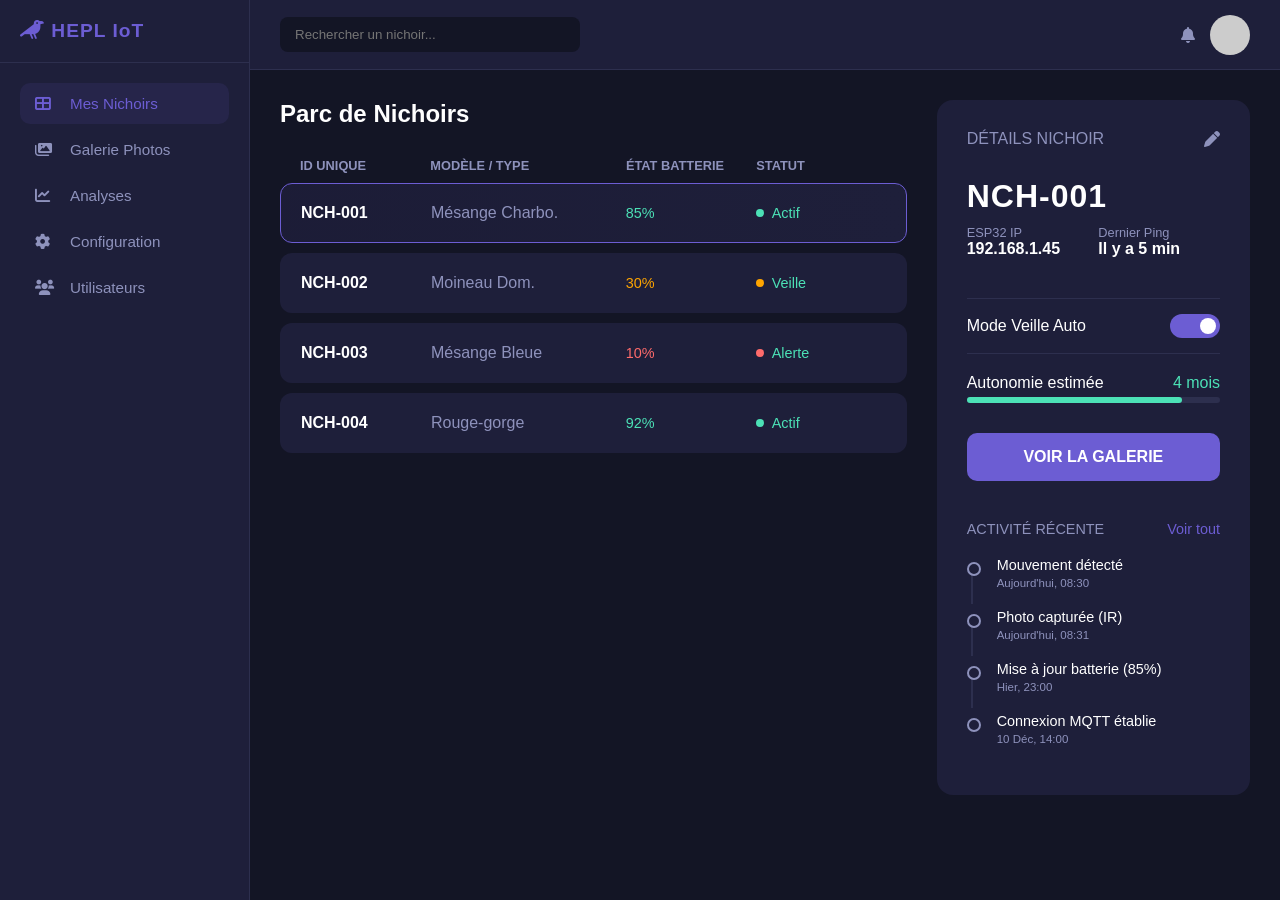
<file: Examen_IOT/RaspberryPi/TestWeb/v0.1/index.html>
<!DOCTYPE html>
<html lang="fr">
<head>
    <meta charset="UTF-8">
    <meta name="viewport" content="width=device-width, initial-scale=1.0">
    <title>BirdHouse IoT - Dashboard</title>
    <link href="https://cdnjs.cloudflare.com/ajax/libs/font-awesome/6.0.0/css/all.min.css" rel="stylesheet">
    <style>
        /* --- VARIABLES & COULEURS (Inspiré de ton image) --- */
        :root {
            --bg-dark: #131525;       /* Fond principal très sombre */
            --bg-panel: #1e1f3a;      /* Fond des panneaux/cartes */
            --bg-header: #272948;     /* Fond des en-têtes de liste */
            --accent: #6c5dd3;        /* Le violet caractéristique de l'image */
            --accent-hover: #5a4cb5;
            --text-main: #ffffff;
            --text-muted: #8e92bc;    /* Gris bleuté pour le texte secondaire */
            --success: #4ce1b6;       /* Vert cyan pour "actif" */
            --danger: #ff6b6b;        /* Rouge pour alertes */
            --border: #2d2f4e;
        }

        * { box-sizing: border-box; margin: 0; padding: 0; font-family: 'Segoe UI', Inter, sans-serif; }

        body {
            background-color: var(--bg-dark);
            color: var(--text-main);
            height: 100vh;
            overflow: hidden; /* Pour que ça ressemble à une app native */
            display: flex;
        }

        /* --- 1. SIDEBAR (GAUCHE) --- */
        .sidebar {
            width: 250px;
            background-color: var(--bg-panel);
            display: flex;
            flex-direction: column;
            border-right: 1px solid var(--border);
        }

        .logo {
            padding: 20px;
            font-size: 1.2rem;
            font-weight: bold;
            color: var(--accent);
            letter-spacing: 1px;
            border-bottom: 1px solid var(--border);
        }

        .nav-links { list-style: none; padding-top: 20px; }
        .nav-links li { padding: 0 20px; margin-bottom: 5px; }
        
        .nav-links a {
            display: flex;
            align-items: center;
            color: var(--text-muted);
            text-decoration: none;
            padding: 12px 15px;
            border-radius: 10px;
            transition: 0.3s;
            font-size: 0.95rem;
        }

        .nav-links a:hover, .nav-links a.active {
            background-color: rgba(108, 93, 211, 0.1); /* Violet transparent */
            color: var(--text-main);
        }
        .nav-links a.active { color: var(--accent); }
        .nav-links i { margin-right: 15px; width: 20px; }

        /* --- 2. MAIN CONTENT (CENTRE) --- */
        .main-content {
            flex: 1;
            display: flex;
            flex-direction: column;
        }

        /* Top Bar */
        .top-bar {
            height: 70px;
            background-color: var(--bg-panel); /* Ou violet comme sur l'image si tu préfères */
            border-bottom: 1px solid var(--border);
            display: flex;
            align-items: center;
            justify-content: space-between;
            padding: 0 30px;
        }
        .search-bar {
            background: var(--bg-dark);
            border: none;
            padding: 10px 15px;
            border-radius: 8px;
            color: white;
            width: 300px;
        }

        /* Dashboard Grid Container */
        .dashboard-container {
            flex: 1;
            padding: 30px;
            display: grid;
            grid-template-columns: 2fr 1fr; /* 2/3 Liste, 1/3 Détails */
            gap: 30px;
            overflow-y: auto;
        }

        /* --- LISTE DES NICHOIRS (Inspiré de "My Products") --- */
        .list-section h2 { margin-bottom: 20px; font-size: 1.5rem; }

        .birdhouse-list {
            display: flex;
            flex-direction: column;
            gap: 10px;
        }

        /* En-têtes de colonnes */
        .list-header {
            display: grid;
            grid-template-columns: 1fr 1.5fr 1fr 1fr;
            padding: 10px 20px;
            color: var(--text-muted);
            font-size: 0.8rem;
            text-transform: uppercase;
            font-weight: bold;
        }

        /* Ligne Nichoir */
        .list-item {
            display: grid;
            grid-template-columns: 1fr 1.5fr 1fr 1fr;
            background-color: var(--bg-panel);
            padding: 20px;
            border-radius: 12px;
            align-items: center;
            cursor: pointer;
            transition: transform 0.2s, box-shadow 0.2s;
            border: 1px solid transparent;
        }

        .list-item:hover {
            transform: translateY(-2px);
            box-shadow: 0 5px 15px rgba(0,0,0,0.2);
        }

        /* L'élément sélectionné (comme le violet sur ton image) */
        .list-item.selected {
            border: 1px solid var(--accent);
            background: linear-gradient(90deg, rgba(108,93,211,0.1) 0%, rgba(30,31,58,1) 100%);
        }

        .badge-status {
            display: inline-flex;
            align-items: center;
            color: var(--success);
            font-size: 0.9rem;
        }
        .dot { height: 8px; width: 8px; background-color: var(--success); border-radius: 50%; margin-right: 8px; }
        .dot.red { background-color: var(--danger); }
        .dot.orange { background-color: orange; }

        /* --- 3. PANNEAU DE DROITE (Détails & Activité) --- */
        .details-panel {
            background-color: var(--bg-panel);
            border-radius: 16px;
            padding: 30px;
            display: flex;
            flex-direction: column;
            height: fit-content;
        }

        .panel-header {
            display: flex;
            justify-content: space-between;
            align-items: center;
            margin-bottom: 30px;
        }
        .user-avatar { width: 40px; height: 40px; border-radius: 50%; background: #ccc; }

        .big-id {
            font-size: 2rem;
            font-weight: bold;
            margin-bottom: 10px;
            letter-spacing: 1px;
        }

        .control-row {
            display: flex;
            justify-content: space-between;
            align-items: center;
            margin: 20px 0;
            padding: 15px 0;
            border-top: 1px solid var(--border);
            border-bottom: 1px solid var(--border);
        }

        /* Toggle Switch (pour le mode veille/IR) */
        .switch {
            position: relative;
            display: inline-block;
            width: 50px;
            height: 24px;
        }
        .switch input { opacity: 0; width: 0; height: 0; }
        .slider {
            position: absolute;
            cursor: pointer;
            top: 0; left: 0; right: 0; bottom: 0;
            background-color: #ccc;
            transition: .4s;
            border-radius: 34px;
        }
        .slider:before {
            position: absolute;
            content: "";
            height: 16px; width: 16px;
            left: 4px; bottom: 4px;
            background-color: white;
            transition: .4s;
            border-radius: 50%;
        }
        input:checked + .slider { background-color: var(--accent); }
        input:checked + .slider:before { transform: translateX(26px); }

        .btn-action {
            background-color: var(--accent);
            color: white;
            border: none;
            width: 100%;
            padding: 15px;
            border-radius: 10px;
            font-weight: bold;
            font-size: 1rem;
            cursor: pointer;
            margin-top: 10px;
            transition: 0.3s;
        }
        .btn-action:hover { background-color: var(--accent-hover); }

        /* Activity Feed (Timeline verticale) */
        .activity-section { margin-top: 40px; }
        .activity-header { display: flex; justify-content: space-between; color: var(--text-muted); margin-bottom: 20px; font-size: 0.9rem; }
        
        .activity-list { list-style: none; }
        .activity-item {
            position: relative;
            padding-left: 30px;
            margin-bottom: 20px;
            font-size: 0.9rem;
        }
        .activity-item::before {
            content: '';
            position: absolute;
            left: 0; top: 5px;
            width: 10px; height: 10px;
            background: var(--bg-panel);
            border: 2px solid var(--text-muted);
            border-radius: 50%;
            z-index: 2;
        }
        .activity-item::after {
            content: '';
            position: absolute;
            left: 4px; top: 15px;
            width: 2px; height: 100%;
            background: #2d2f4e;
            z-index: 1;
        }
        .activity-item:last-child::after { display: none; }
        
        .activity-time { font-size: 0.8em; color: var(--text-muted); display: block; margin-top: 4px; }

    </style>
</head>
<body>

    <nav class="sidebar">
        <div class="logo"><i class="fas fa-crow"></i> HEPL IoT</div>
        <ul class="nav-links">
            <li><a href="#" class="active"><i class="fas fa-th-large"></i> Mes Nichoirs</a></li>
            <li><a href="#"><i class="fas fa-images"></i> Galerie Photos</a></li>
            <li><a href="#"><i class="fas fa-chart-line"></i> Analyses</a></li>
            <li><a href="#"><i class="fas fa-cog"></i> Configuration</a></li>
            <li><a href="#"><i class="fas fa-users"></i> Utilisateurs</a></li>
        </ul>
    </nav>

    <main class="main-content">
        <header class="top-bar">
            <input type="text" class="search-bar" placeholder="Rechercher un nichoir...">
            <div style="display: flex; gap: 15px; align-items: center;">
                <i class="fas fa-bell" style="color: var(--text-muted);"></i>
                <div class="user-avatar"></div> </div>
        </header>

        <div class="dashboard-container">
            
            <section class="list-section">
                <h2>Parc de Nichoirs</h2>
                
                <div class="list-header">
                    <span>ID Unique</span>
                    <span>Modèle / Type</span>
                    <span>État Batterie</span>
                    <span>Statut</span>
                </div>

                <div class="birdhouse-list">
                    <div class="list-item selected">
                        <span style="font-weight: bold;">NCH-001</span>
                        <span style="color: var(--text-muted);">Mésange Charbo.</span>
                        <span class="badge-status">
                             85%
                        </span>
                        <span class="badge-status"><div class="dot"></div> Actif</span>
                    </div>

                    <div class="list-item">
                        <span style="font-weight: bold;">NCH-002</span>
                        <span style="color: var(--text-muted);">Moineau Dom.</span>
                        <span class="badge-status" style="color: orange;">
                             30%
                        </span>
                        <span class="badge-status"><div class="dot orange"></div> Veille</span>
                    </div>

                    <div class="list-item">
                        <span style="font-weight: bold;">NCH-003</span>
                        <span style="color: var(--text-muted);">Mésange Bleue</span>
                        <span class="badge-status" style="color: var(--danger);">
                             10%
                        </span>
                        <span class="badge-status"><div class="dot red"></div> Alerte</span>
                    </div>
                    
                    <div class="list-item">
                        <span style="font-weight: bold;">NCH-004</span>
                        <span style="color: var(--text-muted);">Rouge-gorge</span>
                        <span class="badge-status">
                             92%
                        </span>
                        <span class="badge-status"><div class="dot"></div> Actif</span>
                    </div>
                </div>
            </section>

            <aside class="details-panel">
                <div class="panel-header">
                    <span style="color: var(--text-muted);">DÉTAILS NICHOIR</span>
                    <i class="fas fa-pen" style="color: var(--text-muted); cursor: pointer;"></i>
                </div>

                <div class="big-id">NCH-001</div>
                
                <div style="display: grid; grid-template-columns: 1fr 1fr; gap: 10px; margin-bottom: 20px;">
                    <div>
                        <div style="font-size: 0.8em; color: var(--text-muted);">ESP32 IP</div>
                        <div style="font-weight: bold;">192.168.1.45</div>
                    </div>
                    <div>
                        <div style="font-size: 0.8em; color: var(--text-muted);">Dernier Ping</div>
                        <div style="font-weight: bold;">Il y a 5 min</div>
                    </div>
                </div>

                <div class="control-row">
                    <span>Mode Veille Auto</span>
                    <label class="switch">
                        <input type="checkbox" checked>
                        <span class="slider"></span>
                    </label>
                </div>
                
                <div style="margin-bottom: 20px;">
                    <div style="display: flex; justify-content: space-between; margin-bottom: 5px;">
                        <span>Autonomie estimée</span>
                        <span style="color: var(--success);">4 mois</span>
                    </div>
                    <div style="background: #2d2f4e; height: 6px; border-radius: 3px;">
                        <div style="width: 85%; height: 100%; background: var(--success); border-radius: 3px;"></div>
                    </div>
                </div>

                <button class="btn-action">VOIR LA GALERIE</button>

                <div class="activity-section">
                    <div class="activity-header">
                        <span>ACTIVITÉ RÉCENTE</span>
                        <a href="#" style="color: var(--accent); text-decoration: none;">Voir tout</a>
                    </div>
                    <ul class="activity-list">
                        <li class="activity-item">
                            <div>Mouvement détecté</div>
                            <span class="activity-time">Aujourd'hui, 08:30</span>
                        </li>
                        <li class="activity-item">
                            <div>Photo capturée (IR)</div>
                            <span class="activity-time">Aujourd'hui, 08:31</span>
                        </li>
                        <li class="activity-item">
                            <div>Mise à jour batterie (85%)</div>
                            <span class="activity-time">Hier, 23:00</span>
                        </li>
                         <li class="activity-item">
                            <div>Connexion MQTT établie</div>
                            <span class="activity-time">10 Déc, 14:00</span>
                        </li>
                    </ul>
                </div>
            </aside>

        </div>
    </main>
</body>
</html>
</file>
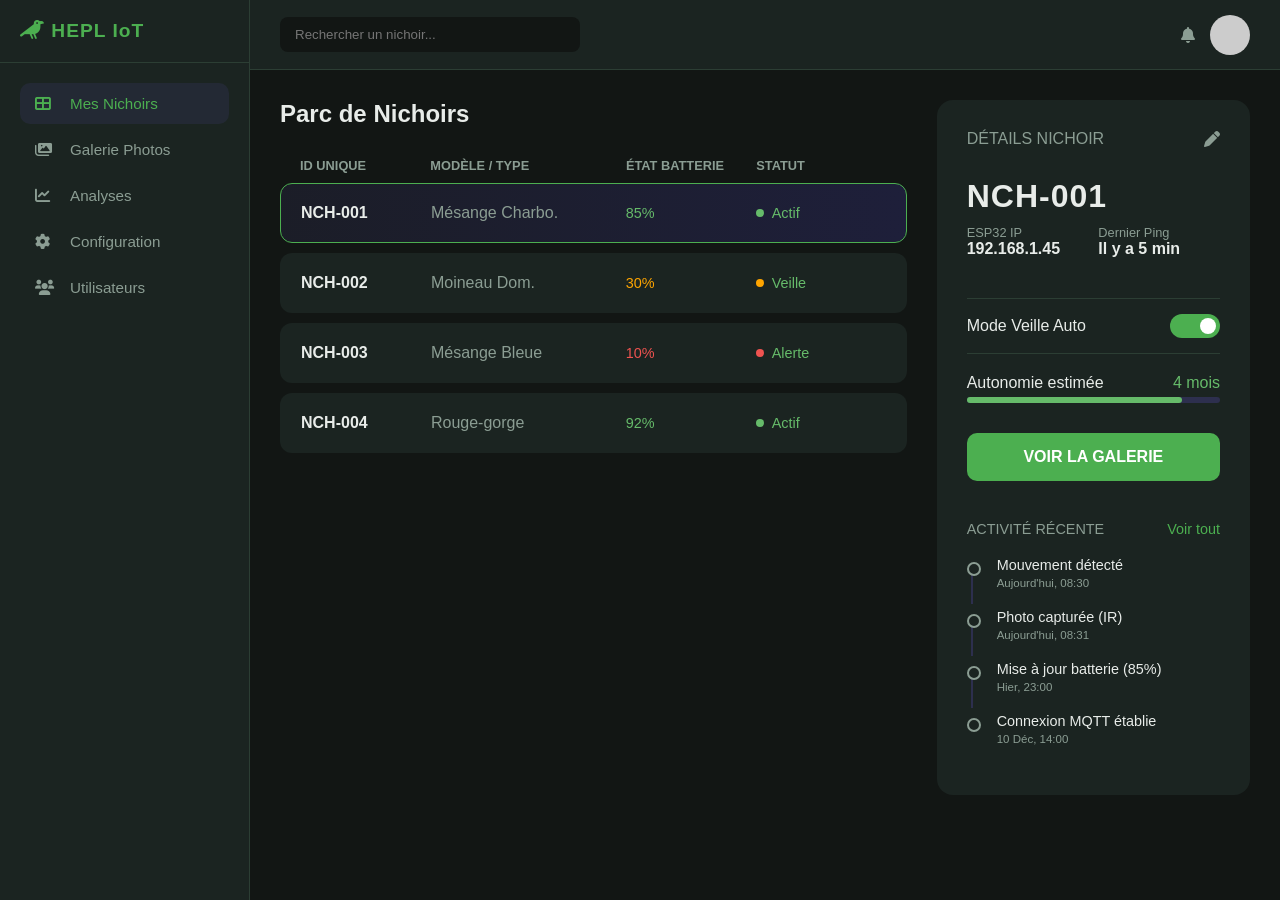
<file: Examen_IOT/RaspberryPi/TestWeb/v0.2/index.html>
<!DOCTYPE html>
<html lang="fr">
<head>
    <meta charset="UTF-8">
    <meta name="viewport" content="width=device-width, initial-scale=1.0">
    <title>BirdHouse IoT - Dashboard</title>
    <link href="https://cdnjs.cloudflare.com/ajax/libs/font-awesome/6.0.0/css/all.min.css" rel="stylesheet">
    <style>
        /* --- VARIABLES & COULEURS (Inspiré de ton image) --- */
        :root {
    /* Fond très sombre légèrement vert */
    --bg-dark: #121614;       
    /* Panneaux gris-vert foncé */
    --bg-panel: #1b2421;      
    /* Accents : Vert menthe/sauge (moderne) */
    --accent: #4CAF50;        
    --accent-hover: #45a049;
    
    --text-main: #e8ece9;
    --text-muted: #8b9d93;    
    
    --success: #66bb6a;       
    --danger: #ef5350;        
    --border: #2c3e34;
}

        * { box-sizing: border-box; margin: 0; padding: 0; font-family: 'Segoe UI', Inter, sans-serif; }

        body {
            background-color: var(--bg-dark);
            color: var(--text-main);
            height: 100vh;
            overflow: hidden; /* Pour que ça ressemble à une app native */
            display: flex;
        }

        /* --- 1. SIDEBAR (GAUCHE) --- */
        .sidebar {
            width: 250px;
            background-color: var(--bg-panel);
            display: flex;
            flex-direction: column;
            border-right: 1px solid var(--border);
        }

        .logo {
            padding: 20px;
            font-size: 1.2rem;
            font-weight: bold;
            color: var(--accent);
            letter-spacing: 1px;
            border-bottom: 1px solid var(--border);
        }

        .nav-links { list-style: none; padding-top: 20px; }
        .nav-links li { padding: 0 20px; margin-bottom: 5px; }
        
        .nav-links a {
            display: flex;
            align-items: center;
            color: var(--text-muted);
            text-decoration: none;
            padding: 12px 15px;
            border-radius: 10px;
            transition: 0.3s;
            font-size: 0.95rem;
        }

        .nav-links a:hover, .nav-links a.active {
            background-color: rgba(108, 93, 211, 0.1); /* Violet transparent */
            color: var(--text-main);
        }
        .nav-links a.active { color: var(--accent); }
        .nav-links i { margin-right: 15px; width: 20px; }

        /* --- 2. MAIN CONTENT (CENTRE) --- */
        .main-content {
            flex: 1;
            display: flex;
            flex-direction: column;
        }

        /* Top Bar */
        .top-bar {
            height: 70px;
            background-color: var(--bg-panel); /* Ou violet comme sur l'image si tu préfères */
            border-bottom: 1px solid var(--border);
            display: flex;
            align-items: center;
            justify-content: space-between;
            padding: 0 30px;
        }
        .search-bar {
            background: var(--bg-dark);
            border: none;
            padding: 10px 15px;
            border-radius: 8px;
            color: white;
            width: 300px;
        }

        /* Dashboard Grid Container */
        .dashboard-container {
            flex: 1;
            padding: 30px;
            display: grid;
            grid-template-columns: 2fr 1fr; /* 2/3 Liste, 1/3 Détails */
            gap: 30px;
            overflow-y: auto;
        }

        /* --- LISTE DES NICHOIRS (Inspiré de "My Products") --- */
        .list-section h2 { margin-bottom: 20px; font-size: 1.5rem; }

        .birdhouse-list {
            display: flex;
            flex-direction: column;
            gap: 10px;
        }

        /* En-têtes de colonnes */
        .list-header {
            display: grid;
            grid-template-columns: 1fr 1.5fr 1fr 1fr;
            padding: 10px 20px;
            color: var(--text-muted);
            font-size: 0.8rem;
            text-transform: uppercase;
            font-weight: bold;
        }

        /* Ligne Nichoir */
        .list-item {
            display: grid;
            grid-template-columns: 1fr 1.5fr 1fr 1fr;
            background-color: var(--bg-panel);
            padding: 20px;
            border-radius: 12px;
            align-items: center;
            cursor: pointer;
            transition: transform 0.2s, box-shadow 0.2s;
            border: 1px solid transparent;
        }

        .list-item:hover {
            transform: translateY(-2px);
            box-shadow: 0 5px 15px rgba(0,0,0,0.2);
        }

        /* L'élément sélectionné (comme le violet sur ton image) */
        .list-item.selected {
            border: 1px solid var(--accent);
            background: linear-gradient(90deg, rgba(108,93,211,0.1) 0%, rgba(30,31,58,1) 100%);
        }

        .badge-status {
            display: inline-flex;
            align-items: center;
            color: var(--success);
            font-size: 0.9rem;
        }
        .dot { height: 8px; width: 8px; background-color: var(--success); border-radius: 50%; margin-right: 8px; }
        .dot.red { background-color: var(--danger); }
        .dot.orange { background-color: orange; }

        /* --- 3. PANNEAU DE DROITE (Détails & Activité) --- */
        .details-panel {
            background-color: var(--bg-panel);
            border-radius: 16px;
            padding: 30px;
            display: flex;
            flex-direction: column;
            height: fit-content;
        }

        .panel-header {
            display: flex;
            justify-content: space-between;
            align-items: center;
            margin-bottom: 30px;
        }
        .user-avatar { width: 40px; height: 40px; border-radius: 50%; background: #ccc; }

        .big-id {
            font-size: 2rem;
            font-weight: bold;
            margin-bottom: 10px;
            letter-spacing: 1px;
        }

        .control-row {
            display: flex;
            justify-content: space-between;
            align-items: center;
            margin: 20px 0;
            padding: 15px 0;
            border-top: 1px solid var(--border);
            border-bottom: 1px solid var(--border);
        }

        /* Toggle Switch (pour le mode veille/IR) */
        .switch {
            position: relative;
            display: inline-block;
            width: 50px;
            height: 24px;
        }
        .switch input { opacity: 0; width: 0; height: 0; }
        .slider {
            position: absolute;
            cursor: pointer;
            top: 0; left: 0; right: 0; bottom: 0;
            background-color: #ccc;
            transition: .4s;
            border-radius: 34px;
        }
        .slider:before {
            position: absolute;
            content: "";
            height: 16px; width: 16px;
            left: 4px; bottom: 4px;
            background-color: white;
            transition: .4s;
            border-radius: 50%;
        }
        input:checked + .slider { background-color: var(--accent); }
        input:checked + .slider:before { transform: translateX(26px); }

        .btn-action {
            background-color: var(--accent);
            color: white;
            border: none;
            width: 100%;
            padding: 15px;
            border-radius: 10px;
            font-weight: bold;
            font-size: 1rem;
            cursor: pointer;
            margin-top: 10px;
            transition: 0.3s;
        }
        .btn-action:hover { background-color: var(--accent-hover); }

        /* Activity Feed (Timeline verticale) */
        .activity-section { margin-top: 40px; }
        .activity-header { display: flex; justify-content: space-between; color: var(--text-muted); margin-bottom: 20px; font-size: 0.9rem; }
        
        .activity-list { list-style: none; }
        .activity-item {
            position: relative;
            padding-left: 30px;
            margin-bottom: 20px;
            font-size: 0.9rem;
        }
        .activity-item::before {
            content: '';
            position: absolute;
            left: 0; top: 5px;
            width: 10px; height: 10px;
            background: var(--bg-panel);
            border: 2px solid var(--text-muted);
            border-radius: 50%;
            z-index: 2;
        }
        .activity-item::after {
            content: '';
            position: absolute;
            left: 4px; top: 15px;
            width: 2px; height: 100%;
            background: #2d2f4e;
            z-index: 1;
        }
        .activity-item:last-child::after { display: none; }
        
        .activity-time { font-size: 0.8em; color: var(--text-muted); display: block; margin-top: 4px; }

    </style>
</head>
<body>

    <nav class="sidebar">
        <div class="logo"><i class="fas fa-crow"></i> HEPL IoT</div>
        <ul class="nav-links">
            <li><a href="#" class="active"><i class="fas fa-th-large"></i> Mes Nichoirs</a></li>
            <li><a href="#"><i class="fas fa-images"></i> Galerie Photos</a></li>
            <li><a href="#"><i class="fas fa-chart-line"></i> Analyses</a></li>
            <li><a href="#"><i class="fas fa-cog"></i> Configuration</a></li>
            <li><a href="#"><i class="fas fa-users"></i> Utilisateurs</a></li>
        </ul>
    </nav>

    <main class="main-content">
        <header class="top-bar">
            <input type="text" class="search-bar" placeholder="Rechercher un nichoir...">
            <div style="display: flex; gap: 15px; align-items: center;">
                <i class="fas fa-bell" style="color: var(--text-muted);"></i>
                <div class="user-avatar"></div> </div>
        </header>

        <div class="dashboard-container">
            
            <section class="list-section">
                <h2>Parc de Nichoirs</h2>
                
                <div class="list-header">
                    <span>ID Unique</span>
                    <span>Modèle / Type</span>
                    <span>État Batterie</span>
                    <span>Statut</span>
                </div>

                <div class="birdhouse-list">
                    <div class="list-item selected">
                        <span style="font-weight: bold;">NCH-001</span>
                        <span style="color: var(--text-muted);">Mésange Charbo.</span>
                        <span class="badge-status">
                             85%
                        </span>
                        <span class="badge-status"><div class="dot"></div> Actif</span>
                    </div>

                    <div class="list-item">
                        <span style="font-weight: bold;">NCH-002</span>
                        <span style="color: var(--text-muted);">Moineau Dom.</span>
                        <span class="badge-status" style="color: orange;">
                             30%
                        </span>
                        <span class="badge-status"><div class="dot orange"></div> Veille</span>
                    </div>

                    <div class="list-item">
                        <span style="font-weight: bold;">NCH-003</span>
                        <span style="color: var(--text-muted);">Mésange Bleue</span>
                        <span class="badge-status" style="color: var(--danger);">
                             10%
                        </span>
                        <span class="badge-status"><div class="dot red"></div> Alerte</span>
                    </div>
                    
                    <div class="list-item">
                        <span style="font-weight: bold;">NCH-004</span>
                        <span style="color: var(--text-muted);">Rouge-gorge</span>
                        <span class="badge-status">
                             92%
                        </span>
                        <span class="badge-status"><div class="dot"></div> Actif</span>
                    </div>
                </div>
            </section>

            <aside class="details-panel">
                <div class="panel-header">
                    <span style="color: var(--text-muted);">DÉTAILS NICHOIR</span>
                    <i class="fas fa-pen" style="color: var(--text-muted); cursor: pointer;"></i>
                </div>

                <div class="big-id">NCH-001</div>
                
                <div style="display: grid; grid-template-columns: 1fr 1fr; gap: 10px; margin-bottom: 20px;">
                    <div>
                        <div style="font-size: 0.8em; color: var(--text-muted);">ESP32 IP</div>
                        <div style="font-weight: bold;">192.168.1.45</div>
                    </div>
                    <div>
                        <div style="font-size: 0.8em; color: var(--text-muted);">Dernier Ping</div>
                        <div style="font-weight: bold;">Il y a 5 min</div>
                    </div>
                </div>

                <div class="control-row">
                    <span>Mode Veille Auto</span>
                    <label class="switch">
                        <input type="checkbox" checked>
                        <span class="slider"></span>
                    </label>
                </div>
                
                <div style="margin-bottom: 20px;">
                    <div style="display: flex; justify-content: space-between; margin-bottom: 5px;">
                        <span>Autonomie estimée</span>
                        <span style="color: var(--success);">4 mois</span>
                    </div>
                    <div style="background: #2d2f4e; height: 6px; border-radius: 3px;">
                        <div style="width: 85%; height: 100%; background: var(--success); border-radius: 3px;"></div>
                    </div>
                </div>

                <button class="btn-action">VOIR LA GALERIE</button>

                <div class="activity-section">
                    <div class="activity-header">
                        <span>ACTIVITÉ RÉCENTE</span>
                        <a href="#" style="color: var(--accent); text-decoration: none;">Voir tout</a>
                    </div>
                    <ul class="activity-list">
                        <li class="activity-item">
                            <div>Mouvement détecté</div>
                            <span class="activity-time">Aujourd'hui, 08:30</span>
                        </li>
                        <li class="activity-item">
                            <div>Photo capturée (IR)</div>
                            <span class="activity-time">Aujourd'hui, 08:31</span>
                        </li>
                        <li class="activity-item">
                            <div>Mise à jour batterie (85%)</div>
                            <span class="activity-time">Hier, 23:00</span>
                        </li>
                         <li class="activity-item">
                            <div>Connexion MQTT établie</div>
                            <span class="activity-time">10 Déc, 14:00</span>
                        </li>
                    </ul>
                </div>
            </aside>

        </div>
    </main>
</body>
</html>
</file>
